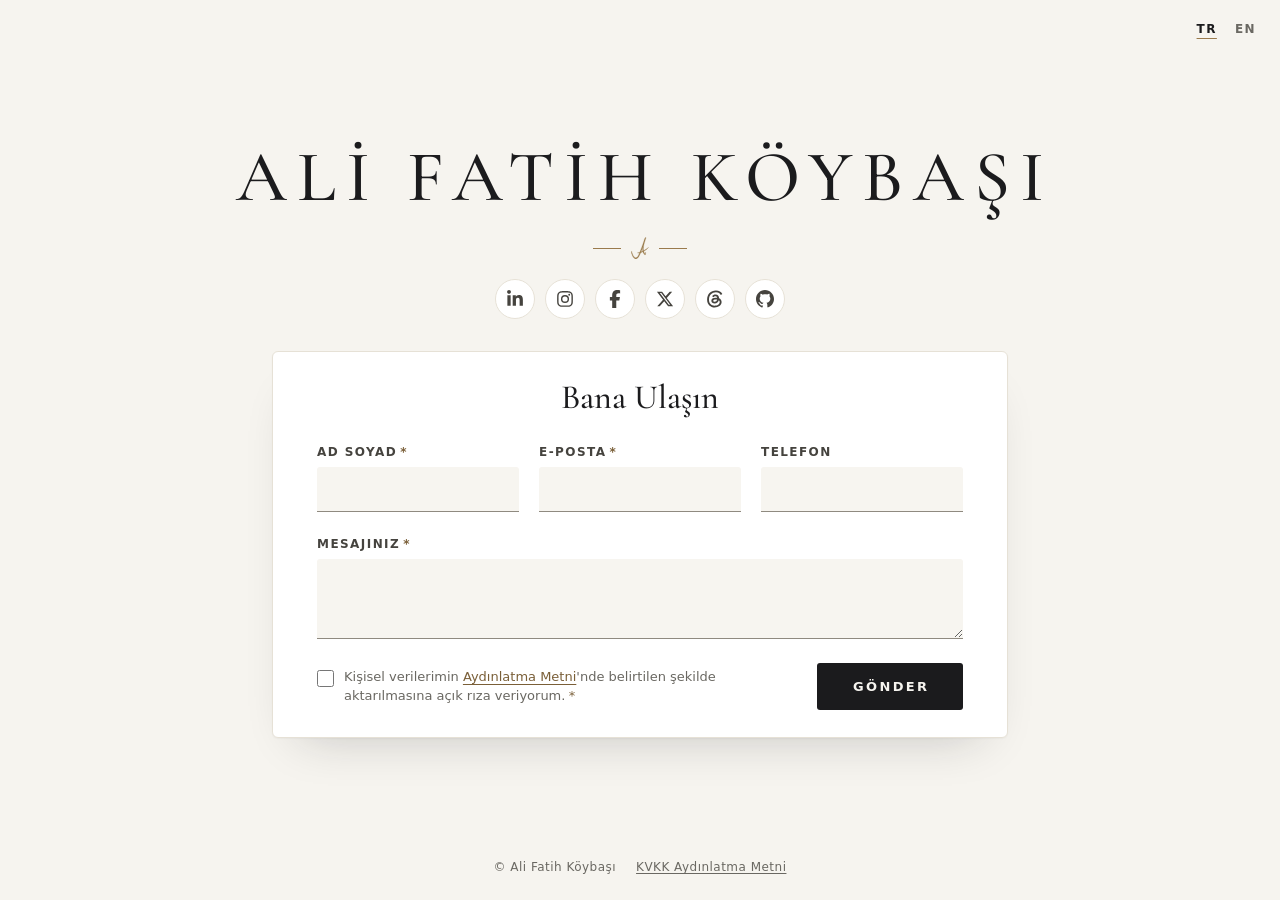
<file: index.html>
<!doctype html>
<html lang="tr">
<head>
  <meta charset="utf-8">
  <meta name="viewport" content="width=device-width, initial-scale=1">
  <meta http-equiv="Content-Security-Policy" content="default-src 'self'; script-src 'self' https://hcaptcha.com https://*.hcaptcha.com; style-src 'self' https://hcaptcha.com https://*.hcaptcha.com; frame-src https://hcaptcha.com https://*.hcaptcha.com; font-src 'self'; img-src 'self'; connect-src https://api.web3forms.com https://hcaptcha.com https://*.hcaptcha.com; form-action https://api.web3forms.com https://web3forms.com; base-uri 'none'; object-src 'none'">
  <title>Ali Fatih Köybaşı</title>
  <meta name="description" content="Ali Fatih Köybaşı'nın kişisel web sitesi. Bana ulaşmak için iletişim formunu kullanabilirsiniz.">
  <link rel="canonical" href="https://alifatihkoybasi.com/">
  <link rel="alternate" hreflang="tr" href="https://alifatihkoybasi.com/">
  <link rel="alternate" hreflang="en" href="https://alifatihkoybasi.com/en/">
  <link rel="alternate" hreflang="x-default" href="https://alifatihkoybasi.com/">
  <meta property="og:type" content="website">
  <meta property="og:locale" content="tr_TR">
  <meta property="og:locale:alternate" content="en_US">
  <meta property="og:site_name" content="Ali Fatih Köybaşı">
  <meta property="og:title" content="Ali Fatih Köybaşı">
  <meta property="og:description" content="Ali Fatih Köybaşı'nın kişisel web sitesi.">
  <meta property="og:url" content="https://alifatihkoybasi.com/">
  <meta name="color-scheme" content="light dark">
  <meta name="theme-color" media="(prefers-color-scheme: light)" content="#f6f4ef">
  <meta name="theme-color" media="(prefers-color-scheme: dark)" content="#121314">
  <link rel="icon" href="favicon.svg?v=2" type="image/svg+xml">
  <link rel="icon" href="favicon-32.png?v=2" type="image/png" sizes="32x32">
  <link rel="icon" href="favicon-192.png?v=2" type="image/png" sizes="192x192">
  <link rel="apple-touch-icon" href="apple-touch-icon.png?v=2">
  <link rel="preload" href="assets/fonts/cormorant-garamond-latin-500-normal.woff2" as="font" type="font/woff2" crossorigin>
  <link rel="preload" href="assets/fonts/cormorant-garamond-latin-ext-500-normal.woff2" as="font" type="font/woff2" crossorigin>
  <link rel="stylesheet" href="assets/css/site.css?v=4">
  <script src="assets/js/content-filter-data.js?v=4" defer></script>
  <script src="assets/js/content-filter.js?v=4" defer></script>
  <script src="assets/js/contact.js?v=4" defer></script>
  <script type="application/ld+json">{"@context":"https://schema.org","@type":"Person","name":"Ali Fatih Köybaşı","url":"https://alifatihkoybasi.com/","sameAs":["https://www.linkedin.com/in/alifatihk%C3%B6yba%C5%9F%C4%B1/","https://www.instagram.com/alifatihkoybasi/","https://www.facebook.com/ali.fatih.kybs/","https://x.com/alifatihkybs","https://www.threads.com/@alifatihkoybasi","https://github.com/alifatihkoybasi08"]}</script>
</head>
<body>
  <nav class="lang-switch" aria-label="Dil seçimi">
    <a class="lang-switch__link" href="./" hreflang="tr" aria-current="page">TR</a>
    <a class="lang-switch__link" href="en/" hreflang="en" lang="en">EN</a>
  </nav>

  <main class="page">
    <header class="identity">
      <h1 class="identity__name"><span class="identity__part">ALİ FATİH</span> <span class="identity__part">KÖYBAŞI</span></h1>
      <div class="identity__rule" aria-hidden="true"><svg class="identity__mark" focusable="false"><use href="assets/icons/mark.svg#mark"></use></svg></div>
    </header>

    <ul class="social" aria-label="Sosyal medya hesapları">
      <li class="social__item"><a class="social__link" href="https://www.linkedin.com/in/alifatihk%C3%B6yba%C5%9F%C4%B1/" target="_blank" rel="me noopener" aria-label="LinkedIn" title="LinkedIn"><svg class="social__icon" aria-hidden="true" focusable="false"><use href="assets/icons/social.svg#icon-linkedin"></use></svg></a></li>
      <li class="social__item"><a class="social__link" href="https://www.instagram.com/alifatihkoybasi/" target="_blank" rel="me noopener" aria-label="Instagram" title="Instagram"><svg class="social__icon" aria-hidden="true" focusable="false"><use href="assets/icons/social.svg#icon-instagram"></use></svg></a></li>
      <li class="social__item"><a class="social__link" href="https://www.facebook.com/ali.fatih.kybs/" target="_blank" rel="me noopener" aria-label="Facebook" title="Facebook"><svg class="social__icon" aria-hidden="true" focusable="false"><use href="assets/icons/social.svg#icon-facebook"></use></svg></a></li>
      <li class="social__item"><a class="social__link" href="https://x.com/alifatihkybs" target="_blank" rel="me noopener" aria-label="X" title="X"><svg class="social__icon" aria-hidden="true" focusable="false"><use href="assets/icons/social.svg#icon-x"></use></svg></a></li>
      <li class="social__item"><a class="social__link" href="https://www.threads.com/@alifatihkoybasi" target="_blank" rel="me noopener" aria-label="Threads" title="Threads"><svg class="social__icon" aria-hidden="true" focusable="false"><use href="assets/icons/social.svg#icon-threads"></use></svg></a></li>
      <li class="social__item"><a class="social__link" href="https://github.com/alifatihkoybasi08" target="_blank" rel="me noopener" aria-label="GitHub" title="GitHub"><svg class="social__icon" aria-hidden="true" focusable="false"><use href="assets/icons/social.svg#icon-github"></use></svg></a></li>
    </ul>

    <section class="contact card" aria-labelledby="contact-title">
      <h2 class="contact__title" id="contact-title">Bana Ulaşın</h2>

      <form class="contact-form" id="contact-form" action="https://api.web3forms.com/submit" method="post">
        <input type="hidden" name="access_key" value="75d00124-b437-4ddc-aeeb-3516060389be">
        <input type="hidden" name="subject" value="alifatihkoybasi.com üzerinden yeni mesaj">
        <input type="hidden" name="from_name" value="alifatihkoybasi.com">
        <input class="contact-form__trap" type="checkbox" name="botcheck" tabindex="-1" autocomplete="off">

        <div class="contact-form__grid">
          <div class="field">
            <label class="field__label" for="cf-name">Ad Soyad<span class="field__required" aria-hidden="true">*</span></label>
            <input class="field__input" id="cf-name" name="name" type="text" autocomplete="name" maxlength="100" required>
          </div>
          <div class="field">
            <label class="field__label" for="cf-email">E-posta<span class="field__required" aria-hidden="true">*</span></label>
            <input class="field__input" id="cf-email" name="email" type="email" autocomplete="email" maxlength="254" required>
          </div>
          <div class="field">
            <label class="field__label" for="cf-phone">Telefon</label>
            <input class="field__input" id="cf-phone" name="phone" type="tel" autocomplete="tel" maxlength="30">
          </div>
          <div class="field field--full">
            <label class="field__label" for="cf-message">Mesajınız<span class="field__required" aria-hidden="true">*</span></label>
            <textarea class="field__input field__input--area" id="cf-message" name="message" rows="3" maxlength="5000" required></textarea>
          </div>
        </div>

        <div class="contact-form__footer">
          <div class="consent">
            <input class="consent__input" id="cf-consent" name="kvkk_acik_riza" type="checkbox" value="Verildi" required>
            <label class="consent__label" for="cf-consent">Kişisel verilerimin <a href="kvkk.html" target="_blank" rel="noopener">Aydınlatma Metni</a>'nde belirtilen şekilde aktarılmasına açık rıza veriyorum.<span class="field__required" aria-hidden="true">*</span></label>
          </div>
          <button class="button" type="submit">Gönder</button>
        </div>

        <div class="contact-form__captcha" id="cf-captcha"></div>
        <p class="contact-form__status" role="status"></p>
      </form>
    </section>
  </main>

  <footer class="site-footer">
    <p class="site-footer__text">© Ali Fatih Köybaşı</p>
    <a class="site-footer__link" href="kvkk.html">KVKK Aydınlatma Metni</a>
  </footer>
</body>
</html>
</file>
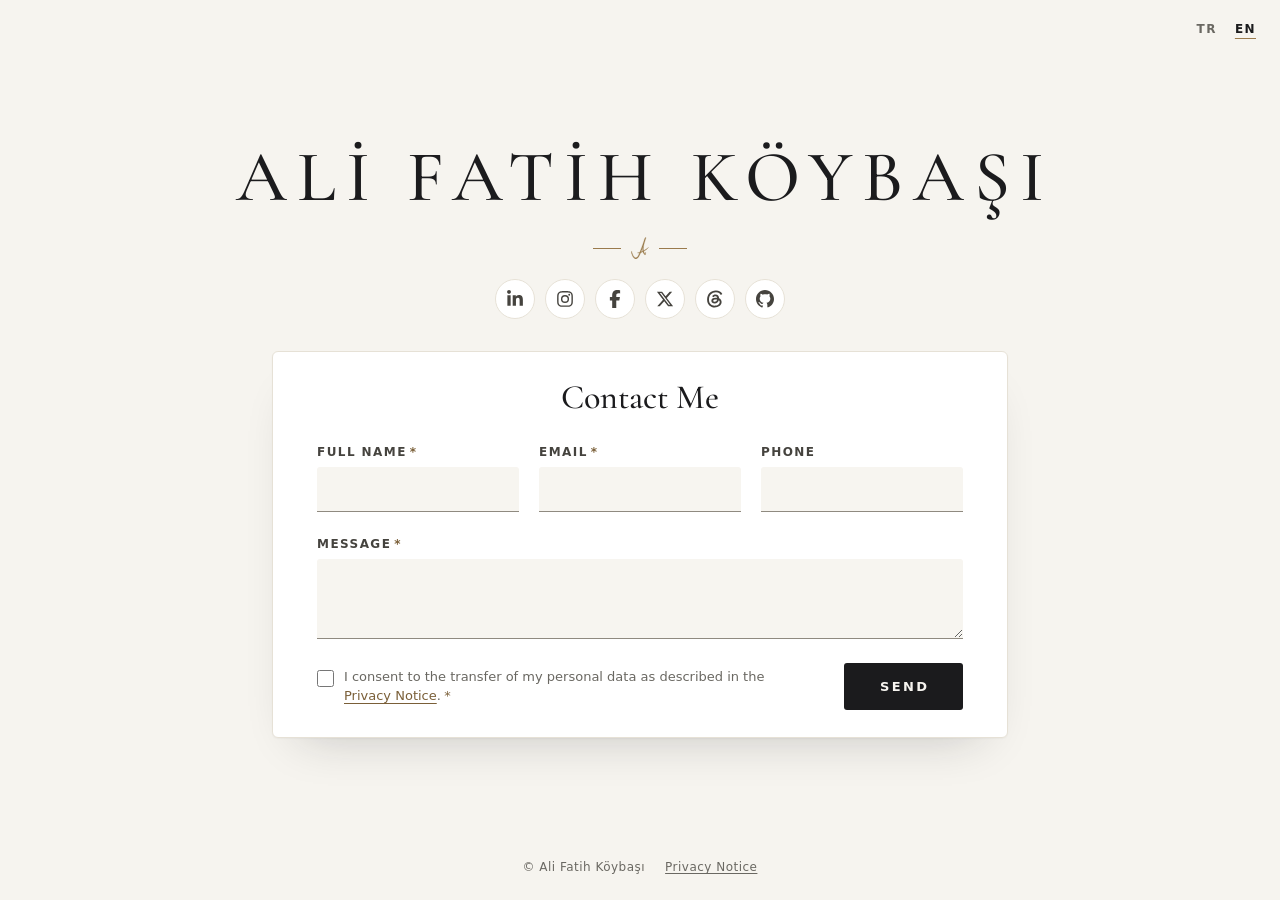
<file: en/index.html>
<!doctype html>
<html lang="en">
<head>
  <meta charset="utf-8">
  <meta name="viewport" content="width=device-width, initial-scale=1">
  <meta http-equiv="Content-Security-Policy" content="default-src 'self'; script-src 'self' https://hcaptcha.com https://*.hcaptcha.com; style-src 'self' https://hcaptcha.com https://*.hcaptcha.com; frame-src https://hcaptcha.com https://*.hcaptcha.com; font-src 'self'; img-src 'self'; connect-src https://api.web3forms.com https://hcaptcha.com https://*.hcaptcha.com; form-action https://api.web3forms.com https://web3forms.com; base-uri 'none'; object-src 'none'">
  <title>Ali Fatih Köybaşı</title>
  <meta name="description" content="Personal website of Ali Fatih Köybaşı. You can reach me through the contact form.">
  <link rel="canonical" href="https://alifatihkoybasi.com/en/">
  <link rel="alternate" hreflang="tr" href="https://alifatihkoybasi.com/">
  <link rel="alternate" hreflang="en" href="https://alifatihkoybasi.com/en/">
  <link rel="alternate" hreflang="x-default" href="https://alifatihkoybasi.com/">
  <meta property="og:type" content="website">
  <meta property="og:locale" content="en_US">
  <meta property="og:locale:alternate" content="tr_TR">
  <meta property="og:site_name" content="Ali Fatih Köybaşı">
  <meta property="og:title" content="Ali Fatih Köybaşı">
  <meta property="og:description" content="Personal website of Ali Fatih Köybaşı.">
  <meta property="og:url" content="https://alifatihkoybasi.com/en/">
  <meta name="color-scheme" content="light dark">
  <meta name="theme-color" media="(prefers-color-scheme: light)" content="#f6f4ef">
  <meta name="theme-color" media="(prefers-color-scheme: dark)" content="#121314">
  <link rel="icon" href="../favicon.svg?v=2" type="image/svg+xml">
  <link rel="icon" href="../favicon-32.png?v=2" type="image/png" sizes="32x32">
  <link rel="icon" href="../favicon-192.png?v=2" type="image/png" sizes="192x192">
  <link rel="apple-touch-icon" href="../apple-touch-icon.png?v=2">
  <link rel="preload" href="../assets/fonts/cormorant-garamond-latin-500-normal.woff2" as="font" type="font/woff2" crossorigin>
  <link rel="preload" href="../assets/fonts/cormorant-garamond-latin-ext-500-normal.woff2" as="font" type="font/woff2" crossorigin>
  <link rel="stylesheet" href="../assets/css/site.css?v=4">
  <script src="../assets/js/content-filter-data.js?v=4" defer></script>
  <script src="../assets/js/content-filter.js?v=4" defer></script>
  <script src="../assets/js/contact.js?v=4" defer></script>
  <script type="application/ld+json">{"@context":"https://schema.org","@type":"Person","name":"Ali Fatih Köybaşı","url":"https://alifatihkoybasi.com/","sameAs":["https://www.linkedin.com/in/alifatihk%C3%B6yba%C5%9F%C4%B1/","https://www.instagram.com/alifatihkoybasi/","https://www.facebook.com/ali.fatih.kybs/","https://x.com/alifatihkybs","https://www.threads.com/@alifatihkoybasi","https://github.com/alifatihkoybasi08"]}</script>
</head>
<body>
  <nav class="lang-switch" aria-label="Language">
    <a class="lang-switch__link" href="../" hreflang="tr" lang="tr">TR</a>
    <a class="lang-switch__link" href="./" hreflang="en" aria-current="page">EN</a>
  </nav>

  <main class="page">
    <header class="identity">
      <h1 class="identity__name" lang="tr"><span class="identity__part">ALİ FATİH</span> <span class="identity__part">KÖYBAŞI</span></h1>
      <div class="identity__rule" aria-hidden="true"><svg class="identity__mark" focusable="false"><use href="../assets/icons/mark.svg#mark"></use></svg></div>
    </header>

    <ul class="social" aria-label="Social media profiles">
      <li class="social__item"><a class="social__link" href="https://www.linkedin.com/in/alifatihk%C3%B6yba%C5%9F%C4%B1/" target="_blank" rel="me noopener" aria-label="LinkedIn" title="LinkedIn"><svg class="social__icon" aria-hidden="true" focusable="false"><use href="../assets/icons/social.svg#icon-linkedin"></use></svg></a></li>
      <li class="social__item"><a class="social__link" href="https://www.instagram.com/alifatihkoybasi/" target="_blank" rel="me noopener" aria-label="Instagram" title="Instagram"><svg class="social__icon" aria-hidden="true" focusable="false"><use href="../assets/icons/social.svg#icon-instagram"></use></svg></a></li>
      <li class="social__item"><a class="social__link" href="https://www.facebook.com/ali.fatih.kybs/" target="_blank" rel="me noopener" aria-label="Facebook" title="Facebook"><svg class="social__icon" aria-hidden="true" focusable="false"><use href="../assets/icons/social.svg#icon-facebook"></use></svg></a></li>
      <li class="social__item"><a class="social__link" href="https://x.com/alifatihkybs" target="_blank" rel="me noopener" aria-label="X" title="X"><svg class="social__icon" aria-hidden="true" focusable="false"><use href="../assets/icons/social.svg#icon-x"></use></svg></a></li>
      <li class="social__item"><a class="social__link" href="https://www.threads.com/@alifatihkoybasi" target="_blank" rel="me noopener" aria-label="Threads" title="Threads"><svg class="social__icon" aria-hidden="true" focusable="false"><use href="../assets/icons/social.svg#icon-threads"></use></svg></a></li>
      <li class="social__item"><a class="social__link" href="https://github.com/alifatihkoybasi08" target="_blank" rel="me noopener" aria-label="GitHub" title="GitHub"><svg class="social__icon" aria-hidden="true" focusable="false"><use href="../assets/icons/social.svg#icon-github"></use></svg></a></li>
    </ul>

    <section class="contact card" aria-labelledby="contact-title">
      <h2 class="contact__title" id="contact-title">Contact Me</h2>

      <form class="contact-form" id="contact-form" action="https://api.web3forms.com/submit" method="post">
        <input type="hidden" name="access_key" value="75d00124-b437-4ddc-aeeb-3516060389be">
        <input type="hidden" name="subject" value="New message via alifatihkoybasi.com (EN)">
        <input type="hidden" name="from_name" value="alifatihkoybasi.com">
        <input class="contact-form__trap" type="checkbox" name="botcheck" tabindex="-1" autocomplete="off">

        <div class="contact-form__grid">
          <div class="field">
            <label class="field__label" for="cf-name">Full Name<span class="field__required" aria-hidden="true">*</span></label>
            <input class="field__input" id="cf-name" name="name" type="text" autocomplete="name" maxlength="100" required>
          </div>
          <div class="field">
            <label class="field__label" for="cf-email">Email<span class="field__required" aria-hidden="true">*</span></label>
            <input class="field__input" id="cf-email" name="email" type="email" autocomplete="email" maxlength="254" required>
          </div>
          <div class="field">
            <label class="field__label" for="cf-phone">Phone</label>
            <input class="field__input" id="cf-phone" name="phone" type="tel" autocomplete="tel" maxlength="30">
          </div>
          <div class="field field--full">
            <label class="field__label" for="cf-message">Message<span class="field__required" aria-hidden="true">*</span></label>
            <textarea class="field__input field__input--area" id="cf-message" name="message" rows="3" maxlength="5000" required></textarea>
          </div>
        </div>

        <div class="contact-form__footer">
          <div class="consent">
            <input class="consent__input" id="cf-consent" name="kvkk_acik_riza" type="checkbox" value="Verildi" required>
            <label class="consent__label" for="cf-consent">I consent to the transfer of my personal data as described in the <a href="privacy.html" target="_blank" rel="noopener">Privacy Notice</a>.<span class="field__required" aria-hidden="true">*</span></label>
          </div>
          <button class="button" type="submit">Send</button>
        </div>

        <div class="contact-form__captcha" id="cf-captcha"></div>
        <p class="contact-form__status" role="status"></p>
      </form>
    </section>
  </main>

  <footer class="site-footer">
    <p class="site-footer__text">© Ali Fatih Köybaşı</p>
    <a class="site-footer__link" href="privacy.html">Privacy Notice</a>
  </footer>
</body>
</html>
</file>
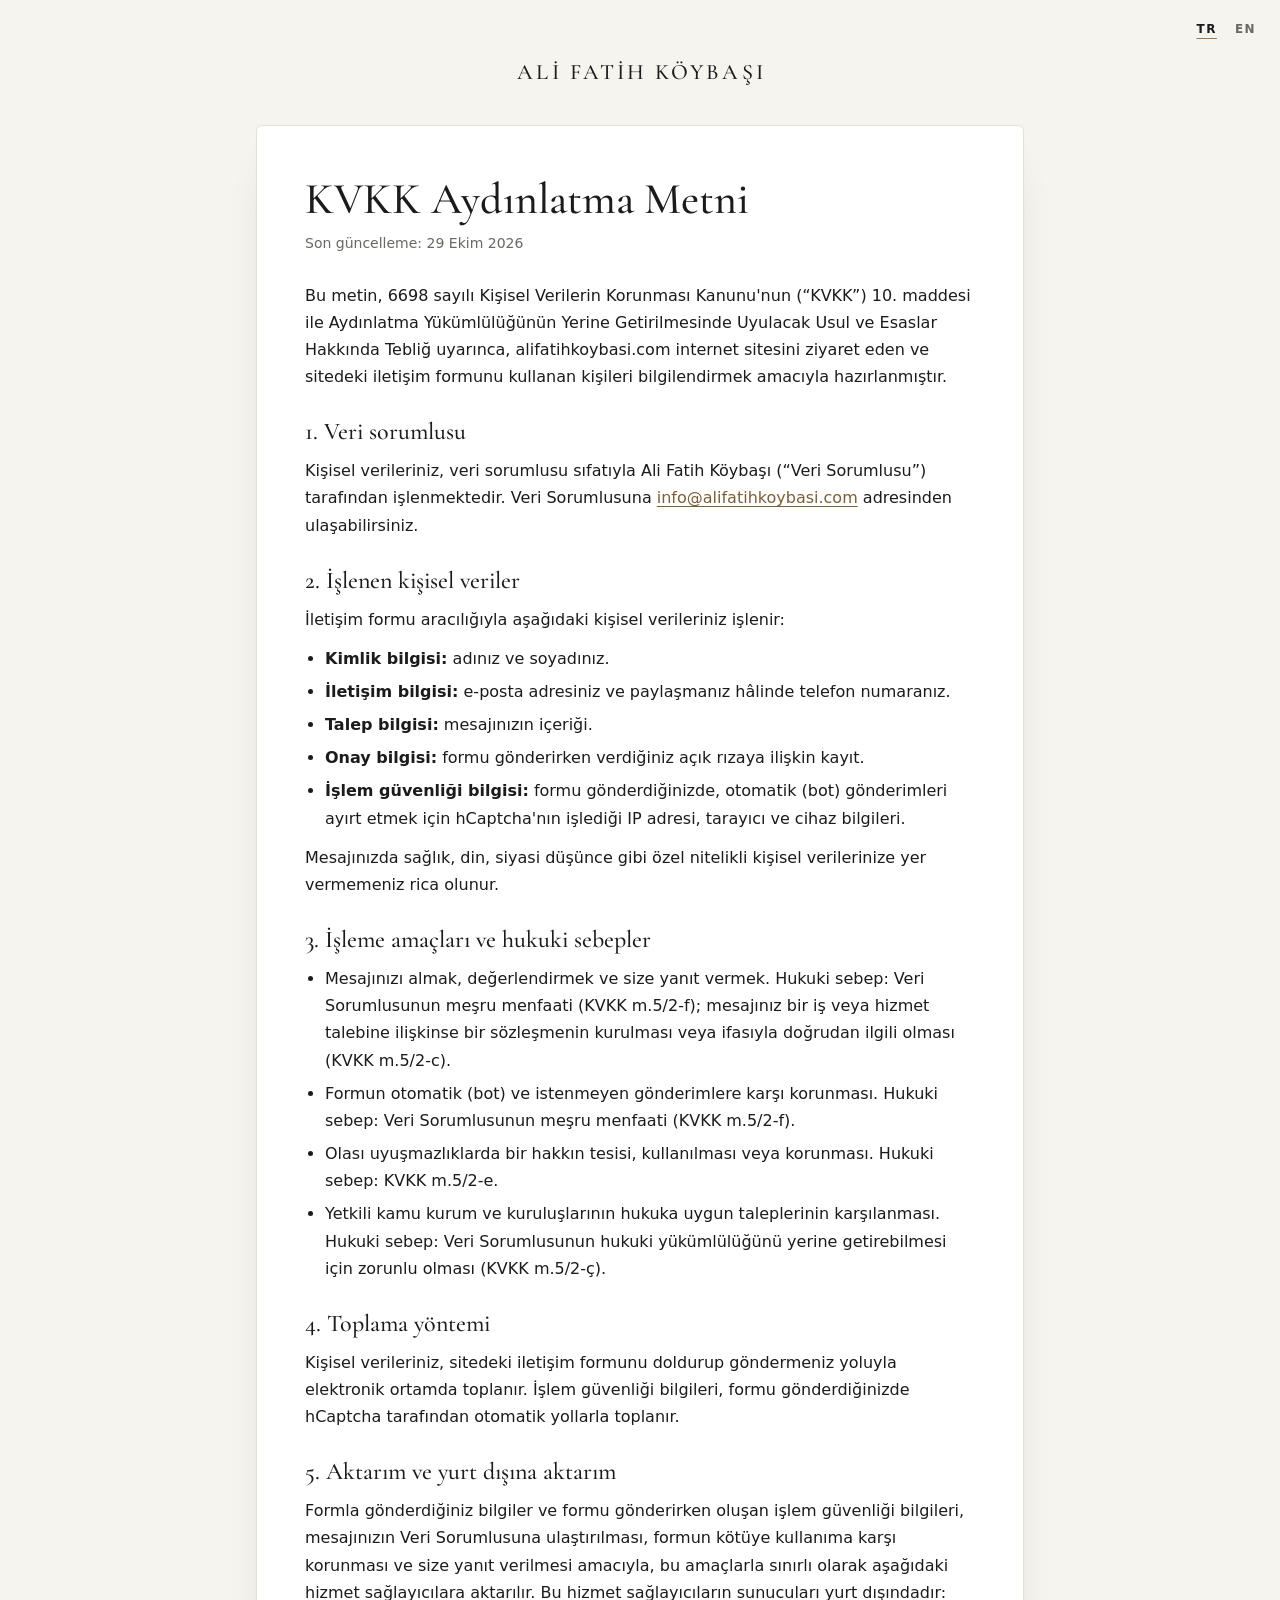
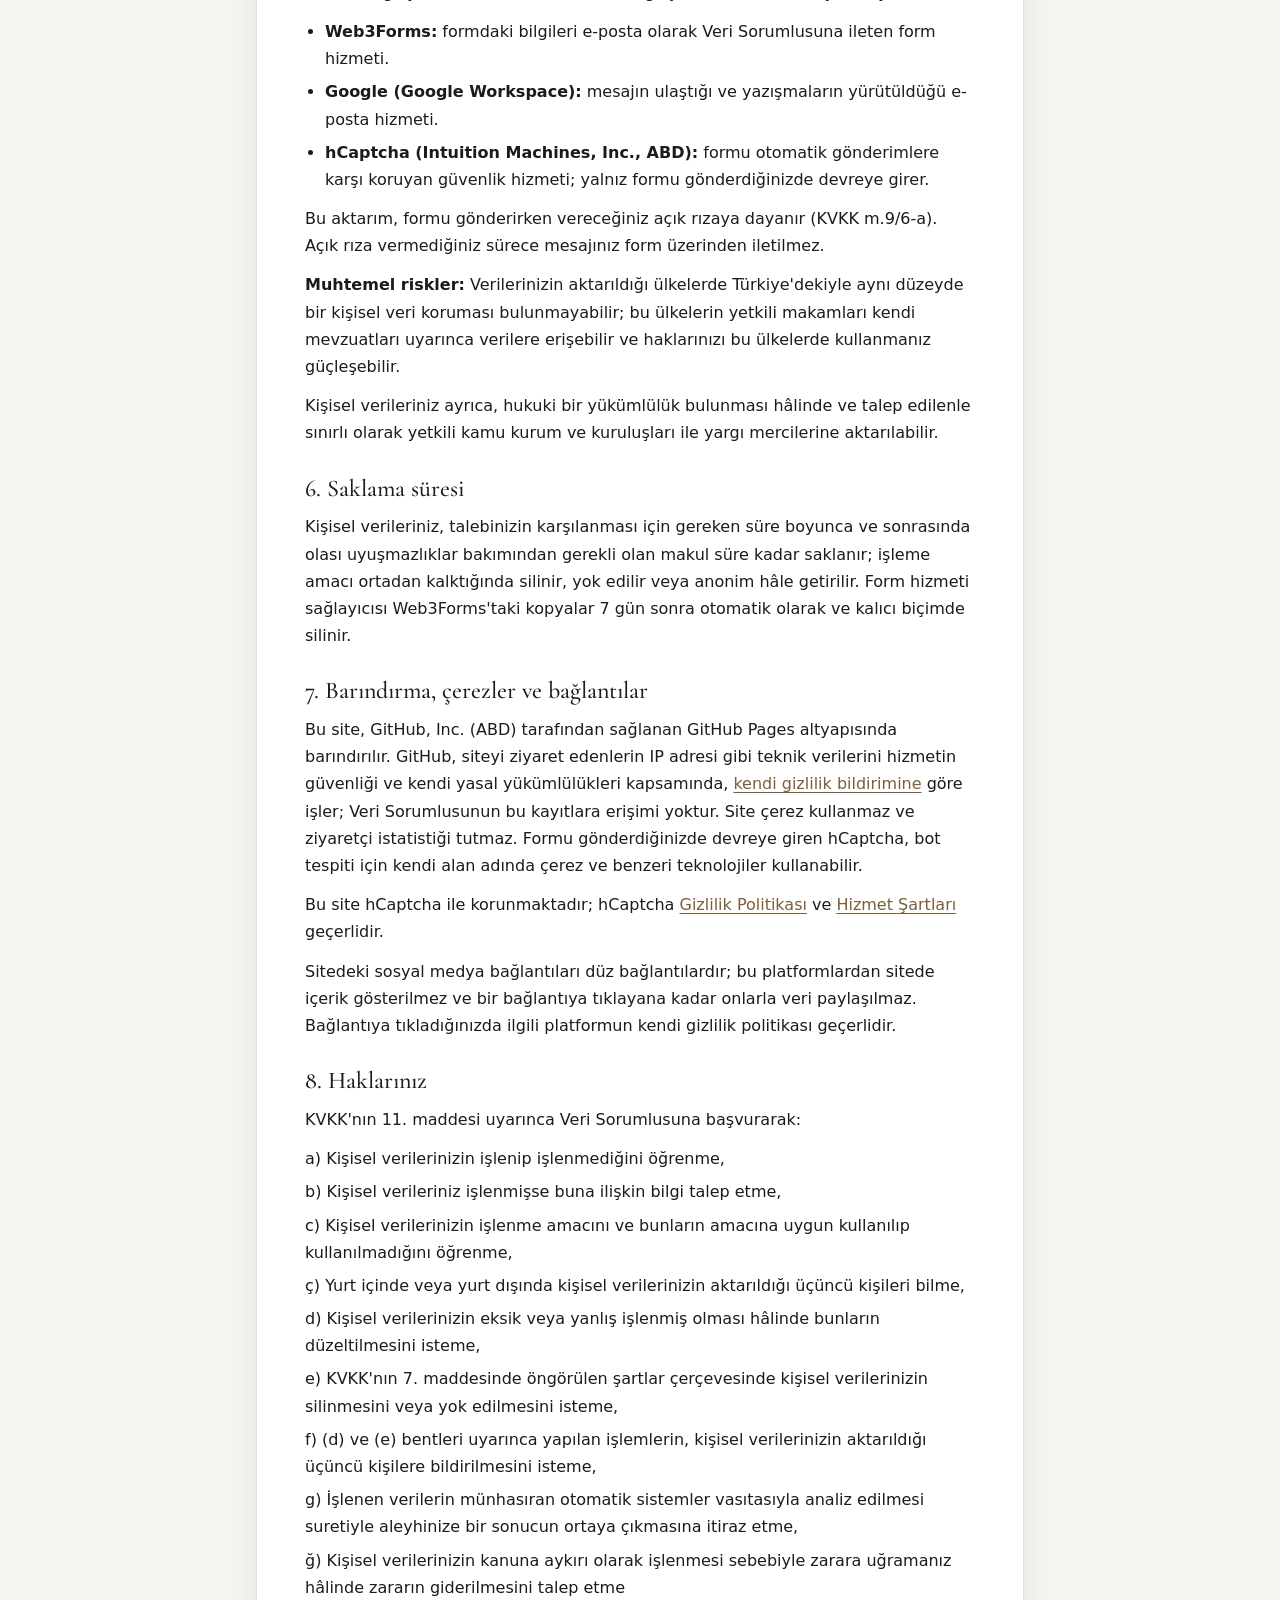
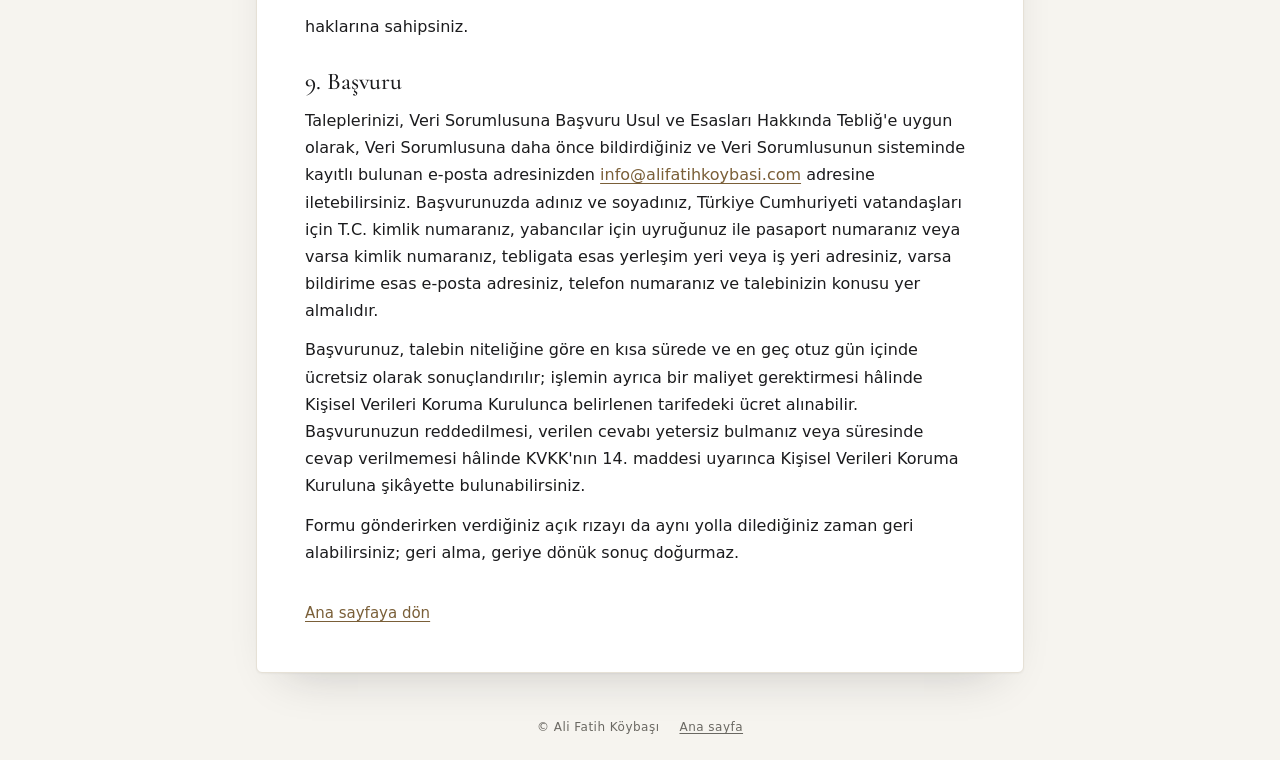
<file: kvkk.html>
<!doctype html>
<html lang="tr">
<head>
  <meta charset="utf-8">
  <meta name="viewport" content="width=device-width, initial-scale=1">
  <meta http-equiv="Content-Security-Policy" content="default-src 'self'; script-src 'none'; style-src 'self'; font-src 'self'; img-src 'self'; base-uri 'none'; object-src 'none'; form-action 'none'">
  <title>KVKK Aydınlatma Metni | Ali Fatih Köybaşı</title>
  <meta name="description" content="alifatihkoybasi.com internet sitesi ve iletişim formu kapsamında kişisel verilerin işlenmesine ilişkin aydınlatma metni.">
  <link rel="canonical" href="https://alifatihkoybasi.com/kvkk.html">
  <link rel="alternate" hreflang="tr" href="https://alifatihkoybasi.com/kvkk.html">
  <link rel="alternate" hreflang="en" href="https://alifatihkoybasi.com/en/privacy.html">
  <link rel="alternate" hreflang="x-default" href="https://alifatihkoybasi.com/kvkk.html">
  <meta name="color-scheme" content="light dark">
  <meta name="theme-color" media="(prefers-color-scheme: light)" content="#f6f4ef">
  <meta name="theme-color" media="(prefers-color-scheme: dark)" content="#121314">
  <link rel="icon" href="favicon.svg?v=2" type="image/svg+xml">
  <link rel="icon" href="favicon-32.png?v=2" type="image/png" sizes="32x32">
  <link rel="icon" href="favicon-192.png?v=2" type="image/png" sizes="192x192">
  <link rel="apple-touch-icon" href="apple-touch-icon.png?v=2">
  <link rel="preload" href="assets/fonts/cormorant-garamond-latin-500-normal.woff2" as="font" type="font/woff2" crossorigin>
  <link rel="preload" href="assets/fonts/cormorant-garamond-latin-ext-500-normal.woff2" as="font" type="font/woff2" crossorigin>
  <link rel="stylesheet" href="assets/css/site.css?v=4">
</head>
<body>
  <nav class="lang-switch" aria-label="Dil seçimi">
    <a class="lang-switch__link" href="kvkk.html" hreflang="tr" aria-current="page">TR</a>
    <a class="lang-switch__link" href="en/privacy.html" hreflang="en" lang="en">EN</a>
  </nav>

  <header class="doc-header">
    <a class="doc-header__name" href="./">ALİ FATİH KÖYBAŞI</a>
  </header>

  <main class="doc-page">
    <article class="doc card">
      <h1 class="doc__title">KVKK Aydınlatma Metni</h1>
      <p class="doc__meta">Son güncelleme: 29 Ekim 2026</p>

      <p class="doc__text">Bu metin, 6698 sayılı Kişisel Verilerin Korunması Kanunu'nun (“KVKK”) 10. maddesi ile Aydınlatma Yükümlülüğünün Yerine Getirilmesinde Uyulacak Usul ve Esaslar Hakkında Tebliğ uyarınca, alifatihkoybasi.com internet sitesini ziyaret eden ve sitedeki iletişim formunu kullanan kişileri bilgilendirmek amacıyla hazırlanmıştır.</p>

      <section class="doc__section" aria-labelledby="kvkk-1">
        <h2 class="doc__heading" id="kvkk-1">1. Veri sorumlusu</h2>
        <p class="doc__text">Kişisel verileriniz, veri sorumlusu sıfatıyla Ali Fatih Köybaşı (“Veri Sorumlusu”) tarafından işlenmektedir. Veri Sorumlusuna <a href="mailto:info@alifatihkoybasi.com">info@alifatihkoybasi.com</a> adresinden ulaşabilirsiniz.</p>
      </section>

      <section class="doc__section" aria-labelledby="kvkk-2">
        <h2 class="doc__heading" id="kvkk-2">2. İşlenen kişisel veriler</h2>
        <p class="doc__text">İletişim formu aracılığıyla aşağıdaki kişisel verileriniz işlenir:</p>
        <ul class="doc__list">
          <li class="doc__item"><strong>Kimlik bilgisi:</strong> adınız ve soyadınız.</li>
          <li class="doc__item"><strong>İletişim bilgisi:</strong> e-posta adresiniz ve paylaşmanız hâlinde telefon numaranız.</li>
          <li class="doc__item"><strong>Talep bilgisi:</strong> mesajınızın içeriği.</li>
          <li class="doc__item"><strong>Onay bilgisi:</strong> formu gönderirken verdiğiniz açık rızaya ilişkin kayıt.</li>
          <li class="doc__item"><strong>İşlem güvenliği bilgisi:</strong> formu gönderdiğinizde, otomatik (bot) gönderimleri ayırt etmek için hCaptcha'nın işlediği IP adresi, tarayıcı ve cihaz bilgileri.</li>
        </ul>
        <p class="doc__text">Mesajınızda sağlık, din, siyasi düşünce gibi özel nitelikli kişisel verilerinize yer vermemeniz rica olunur.</p>
      </section>

      <section class="doc__section" aria-labelledby="kvkk-3">
        <h2 class="doc__heading" id="kvkk-3">3. İşleme amaçları ve hukuki sebepler</h2>
        <ul class="doc__list">
          <li class="doc__item">Mesajınızı almak, değerlendirmek ve size yanıt vermek. Hukuki sebep: Veri Sorumlusunun meşru menfaati (KVKK m.5/2-f); mesajınız bir iş veya hizmet talebine ilişkinse bir sözleşmenin kurulması veya ifasıyla doğrudan ilgili olması (KVKK m.5/2-c).</li>
          <li class="doc__item">Formun otomatik (bot) ve istenmeyen gönderimlere karşı korunması. Hukuki sebep: Veri Sorumlusunun meşru menfaati (KVKK m.5/2-f).</li>
          <li class="doc__item">Olası uyuşmazlıklarda bir hakkın tesisi, kullanılması veya korunması. Hukuki sebep: KVKK m.5/2-e.</li>
          <li class="doc__item">Yetkili kamu kurum ve kuruluşlarının hukuka uygun taleplerinin karşılanması. Hukuki sebep: Veri Sorumlusunun hukuki yükümlülüğünü yerine getirebilmesi için zorunlu olması (KVKK m.5/2-ç).</li>
        </ul>
      </section>

      <section class="doc__section" aria-labelledby="kvkk-4">
        <h2 class="doc__heading" id="kvkk-4">4. Toplama yöntemi</h2>
        <p class="doc__text">Kişisel verileriniz, sitedeki iletişim formunu doldurup göndermeniz yoluyla elektronik ortamda toplanır. İşlem güvenliği bilgileri, formu gönderdiğinizde hCaptcha tarafından otomatik yollarla toplanır.</p>
      </section>

      <section class="doc__section" aria-labelledby="kvkk-5">
        <h2 class="doc__heading" id="kvkk-5">5. Aktarım ve yurt dışına aktarım</h2>
        <p class="doc__text">Formla gönderdiğiniz bilgiler ve formu gönderirken oluşan işlem güvenliği bilgileri, mesajınızın Veri Sorumlusuna ulaştırılması, formun kötüye kullanıma karşı korunması ve size yanıt verilmesi amacıyla, bu amaçlarla sınırlı olarak aşağıdaki hizmet sağlayıcılara aktarılır. Bu hizmet sağlayıcıların sunucuları yurt dışındadır:</p>
        <ul class="doc__list">
          <li class="doc__item"><strong>Web3Forms:</strong> formdaki bilgileri e-posta olarak Veri Sorumlusuna ileten form hizmeti.</li>
          <li class="doc__item"><strong>Google (Google Workspace):</strong> mesajın ulaştığı ve yazışmaların yürütüldüğü e-posta hizmeti.</li>
          <li class="doc__item"><strong>hCaptcha (Intuition Machines, Inc., ABD):</strong> formu otomatik gönderimlere karşı koruyan güvenlik hizmeti; yalnız formu gönderdiğinizde devreye girer.</li>
        </ul>
        <p class="doc__text">Bu aktarım, formu gönderirken vereceğiniz açık rızaya dayanır (KVKK m.9/6-a). Açık rıza vermediğiniz sürece mesajınız form üzerinden iletilmez.</p>
        <p class="doc__text"><strong>Muhtemel riskler:</strong> Verilerinizin aktarıldığı ülkelerde Türkiye'dekiyle aynı düzeyde bir kişisel veri koruması bulunmayabilir; bu ülkelerin yetkili makamları kendi mevzuatları uyarınca verilere erişebilir ve haklarınızı bu ülkelerde kullanmanız güçleşebilir.</p>
        <p class="doc__text">Kişisel verileriniz ayrıca, hukuki bir yükümlülük bulunması hâlinde ve talep edilenle sınırlı olarak yetkili kamu kurum ve kuruluşları ile yargı mercilerine aktarılabilir.</p>
      </section>

      <section class="doc__section" aria-labelledby="kvkk-6">
        <h2 class="doc__heading" id="kvkk-6">6. Saklama süresi</h2>
        <p class="doc__text">Kişisel verileriniz, talebinizin karşılanması için gereken süre boyunca ve sonrasında olası uyuşmazlıklar bakımından gerekli olan makul süre kadar saklanır; işleme amacı ortadan kalktığında silinir, yok edilir veya anonim hâle getirilir. Form hizmeti sağlayıcısı Web3Forms'taki kopyalar 7 gün sonra otomatik olarak ve kalıcı biçimde silinir.</p>
      </section>

      <section class="doc__section" aria-labelledby="kvkk-7">
        <h2 class="doc__heading" id="kvkk-7">7. Barındırma, çerezler ve bağlantılar</h2>
        <p class="doc__text">Bu site, GitHub, Inc. (ABD) tarafından sağlanan GitHub Pages altyapısında barındırılır. GitHub, siteyi ziyaret edenlerin IP adresi gibi teknik verilerini hizmetin güvenliği ve kendi yasal yükümlülükleri kapsamında, <a href="https://docs.github.com/en/site-policy/privacy-policies/github-general-privacy-statement">kendi gizlilik bildirimine</a> göre işler; Veri Sorumlusunun bu kayıtlara erişimi yoktur. Site çerez kullanmaz ve ziyaretçi istatistiği tutmaz. Formu gönderdiğinizde devreye giren hCaptcha, bot tespiti için kendi alan adında çerez ve benzeri teknolojiler kullanabilir.</p>
        <p class="doc__text">Bu site hCaptcha ile korunmaktadır; hCaptcha <a href="https://www.hcaptcha.com/privacy">Gizlilik Politikası</a> ve <a href="https://www.hcaptcha.com/terms">Hizmet Şartları</a> geçerlidir.</p>
        <p class="doc__text">Sitedeki sosyal medya bağlantıları düz bağlantılardır; bu platformlardan sitede içerik gösterilmez ve bir bağlantıya tıklayana kadar onlarla veri paylaşılmaz. Bağlantıya tıkladığınızda ilgili platformun kendi gizlilik politikası geçerlidir.</p>
      </section>

      <section class="doc__section" aria-labelledby="kvkk-8">
        <h2 class="doc__heading" id="kvkk-8">8. Haklarınız</h2>
        <p class="doc__text">KVKK'nın 11. maddesi uyarınca Veri Sorumlusuna başvurarak:</p>
        <ul class="doc__list doc__list--plain">
          <li class="doc__item">a) Kişisel verilerinizin işlenip işlenmediğini öğrenme,</li>
          <li class="doc__item">b) Kişisel verileriniz işlenmişse buna ilişkin bilgi talep etme,</li>
          <li class="doc__item">c) Kişisel verilerinizin işlenme amacını ve bunların amacına uygun kullanılıp kullanılmadığını öğrenme,</li>
          <li class="doc__item">ç) Yurt içinde veya yurt dışında kişisel verilerinizin aktarıldığı üçüncü kişileri bilme,</li>
          <li class="doc__item">d) Kişisel verilerinizin eksik veya yanlış işlenmiş olması hâlinde bunların düzeltilmesini isteme,</li>
          <li class="doc__item">e) KVKK'nın 7. maddesinde öngörülen şartlar çerçevesinde kişisel verilerinizin silinmesini veya yok edilmesini isteme,</li>
          <li class="doc__item">f) (d) ve (e) bentleri uyarınca yapılan işlemlerin, kişisel verilerinizin aktarıldığı üçüncü kişilere bildirilmesini isteme,</li>
          <li class="doc__item">g) İşlenen verilerin münhasıran otomatik sistemler vasıtasıyla analiz edilmesi suretiyle aleyhinize bir sonucun ortaya çıkmasına itiraz etme,</li>
          <li class="doc__item">ğ) Kişisel verilerinizin kanuna aykırı olarak işlenmesi sebebiyle zarara uğramanız hâlinde zararın giderilmesini talep etme</li>
        </ul>
        <p class="doc__text">haklarına sahipsiniz.</p>
      </section>

      <section class="doc__section" aria-labelledby="kvkk-9">
        <h2 class="doc__heading" id="kvkk-9">9. Başvuru</h2>
        <p class="doc__text">Taleplerinizi, Veri Sorumlusuna Başvuru Usul ve Esasları Hakkında Tebliğ'e uygun olarak, Veri Sorumlusuna daha önce bildirdiğiniz ve Veri Sorumlusunun sisteminde kayıtlı bulunan e-posta adresinizden <a href="mailto:info@alifatihkoybasi.com">info@alifatihkoybasi.com</a> adresine iletebilirsiniz. Başvurunuzda adınız ve soyadınız, Türkiye Cumhuriyeti vatandaşları için T.C. kimlik numaranız, yabancılar için uyruğunuz ile pasaport numaranız veya varsa kimlik numaranız, tebligata esas yerleşim yeri veya iş yeri adresiniz, varsa bildirime esas e-posta adresiniz, telefon numaranız ve talebinizin konusu yer almalıdır.</p>
        <p class="doc__text">Başvurunuz, talebin niteliğine göre en kısa sürede ve en geç otuz gün içinde ücretsiz olarak sonuçlandırılır; işlemin ayrıca bir maliyet gerektirmesi hâlinde Kişisel Verileri Koruma Kurulunca belirlenen tarifedeki ücret alınabilir. Başvurunuzun reddedilmesi, verilen cevabı yetersiz bulmanız veya süresinde cevap verilmemesi hâlinde KVKK'nın 14. maddesi uyarınca Kişisel Verileri Koruma Kuruluna şikâyette bulunabilirsiniz.</p>
        <p class="doc__text">Formu gönderirken verdiğiniz açık rızayı da aynı yolla dilediğiniz zaman geri alabilirsiniz; geri alma, geriye dönük sonuç doğurmaz.</p>
      </section>

      <p class="doc__back"><a href="./">Ana sayfaya dön</a></p>
    </article>
  </main>

  <footer class="site-footer">
    <p class="site-footer__text">© Ali Fatih Köybaşı</p>
    <a class="site-footer__link" href="./">Ana sayfa</a>
  </footer>
</body>
</html>
</file>
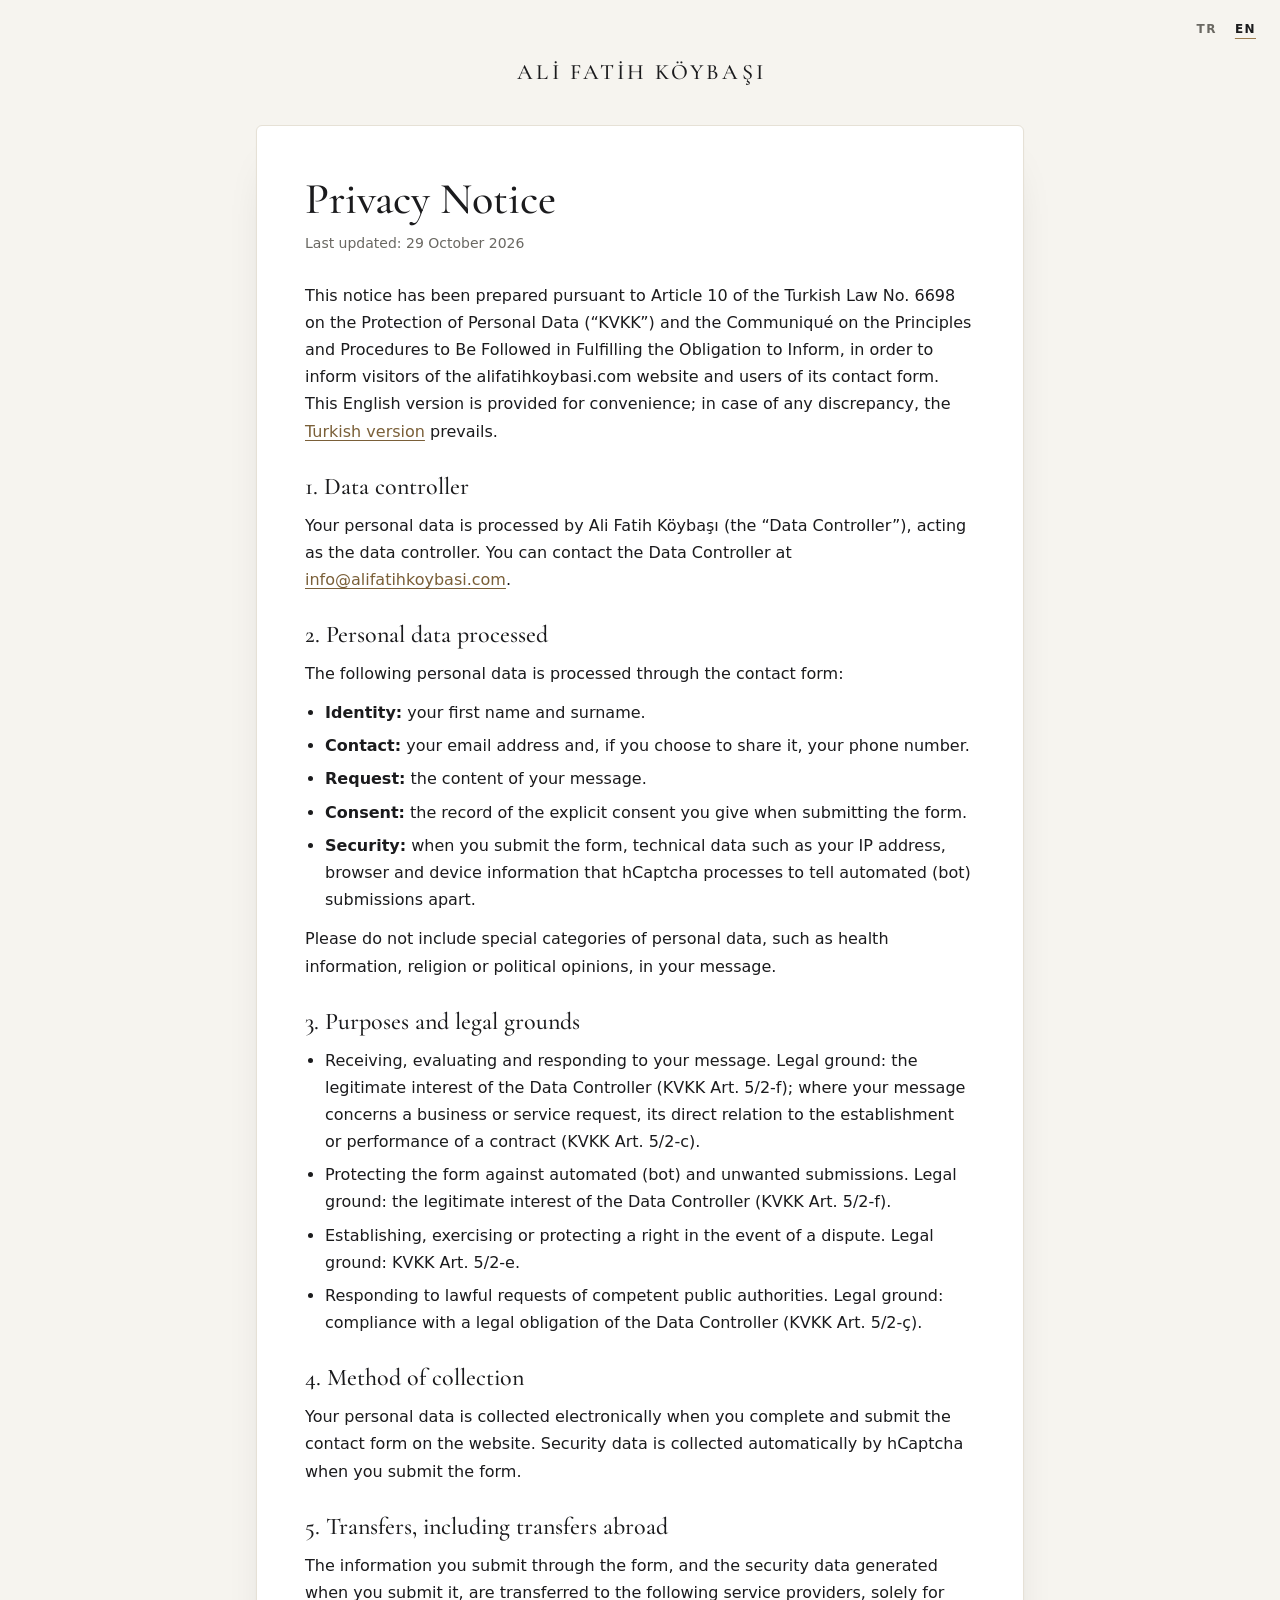
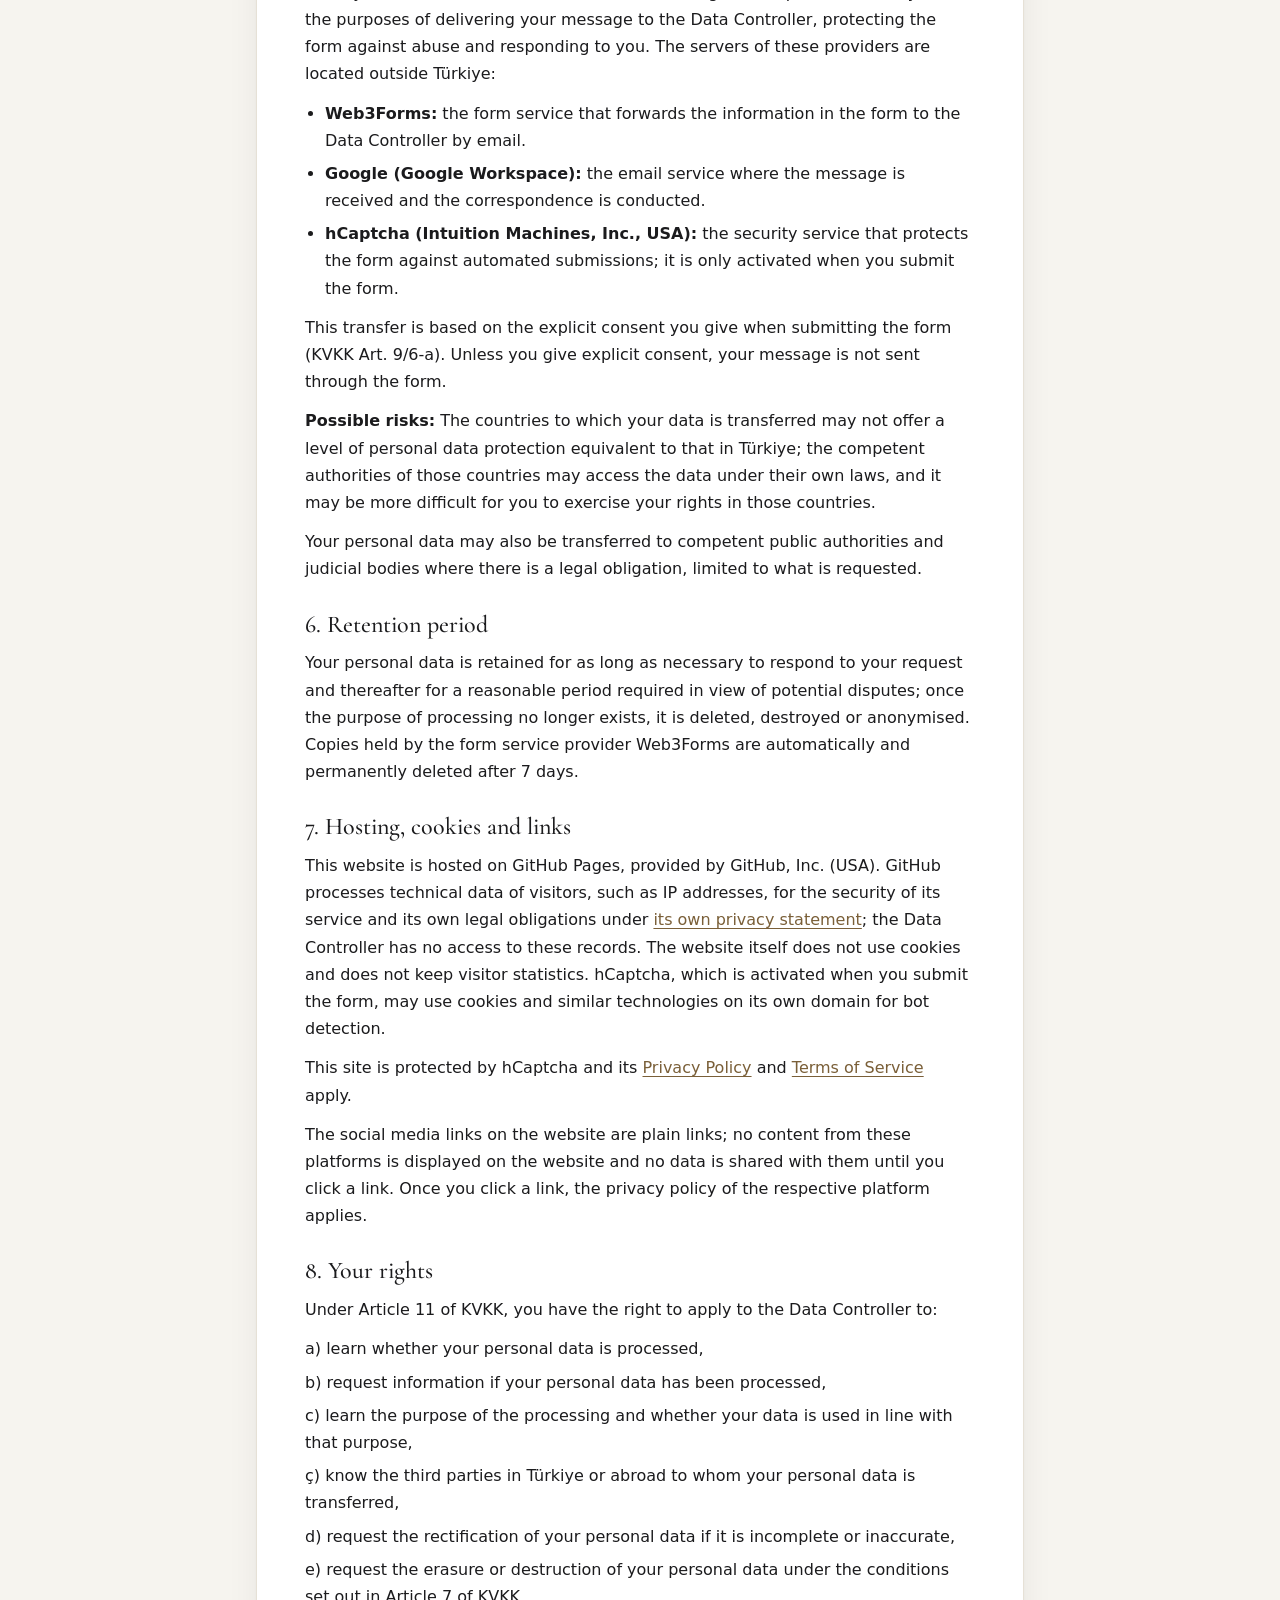
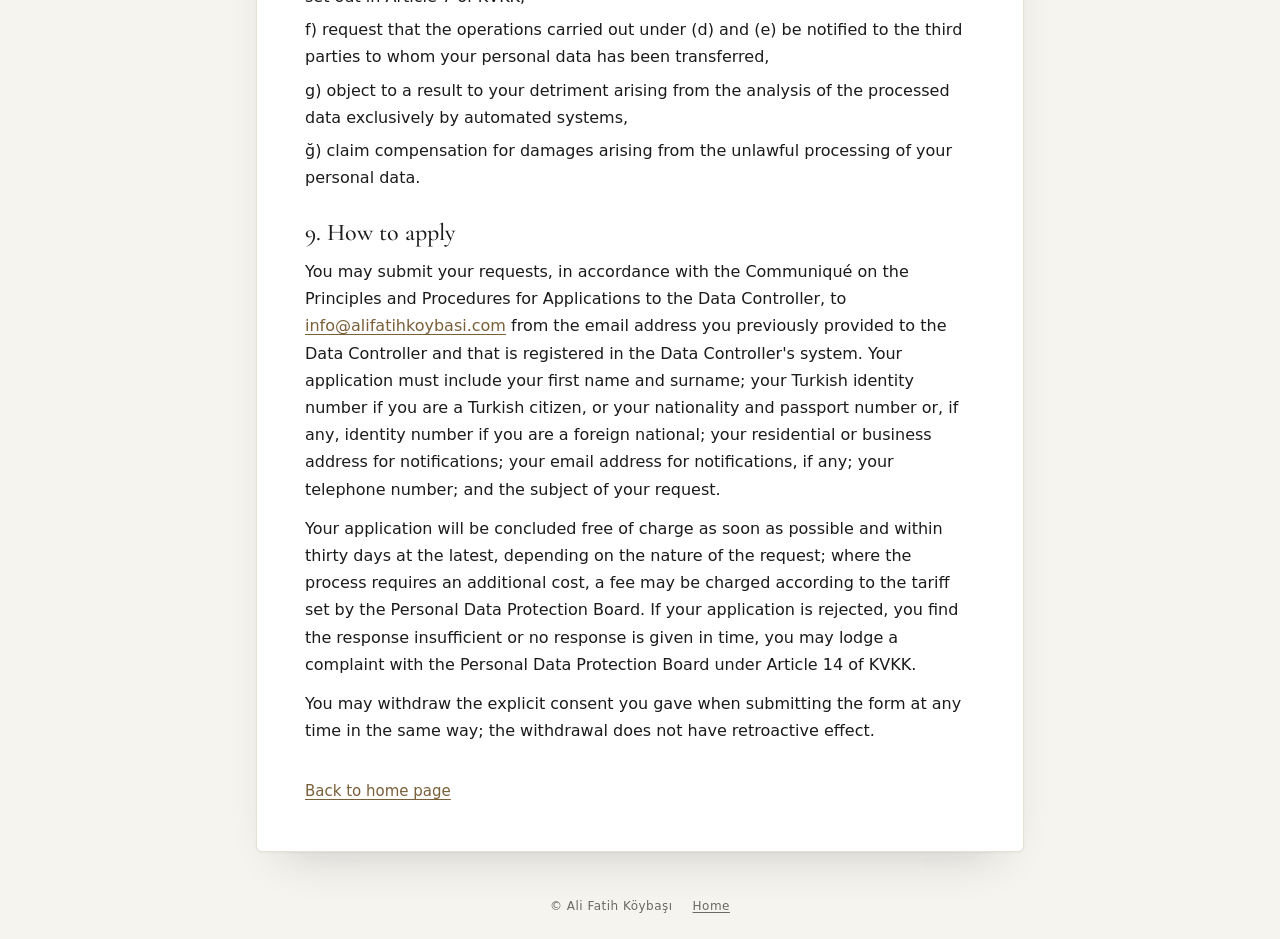
<file: en/privacy.html>
<!doctype html>
<html lang="en">
<head>
  <meta charset="utf-8">
  <meta name="viewport" content="width=device-width, initial-scale=1">
  <meta http-equiv="Content-Security-Policy" content="default-src 'self'; script-src 'none'; style-src 'self'; font-src 'self'; img-src 'self'; base-uri 'none'; object-src 'none'; form-action 'none'">
  <title>Privacy Notice | Ali Fatih Köybaşı</title>
  <meta name="description" content="Privacy notice on the processing of personal data on the alifatihkoybasi.com website and its contact form.">
  <link rel="canonical" href="https://alifatihkoybasi.com/en/privacy.html">
  <link rel="alternate" hreflang="tr" href="https://alifatihkoybasi.com/kvkk.html">
  <link rel="alternate" hreflang="en" href="https://alifatihkoybasi.com/en/privacy.html">
  <link rel="alternate" hreflang="x-default" href="https://alifatihkoybasi.com/kvkk.html">
  <meta name="color-scheme" content="light dark">
  <meta name="theme-color" media="(prefers-color-scheme: light)" content="#f6f4ef">
  <meta name="theme-color" media="(prefers-color-scheme: dark)" content="#121314">
  <link rel="icon" href="../favicon.svg?v=2" type="image/svg+xml">
  <link rel="icon" href="../favicon-32.png?v=2" type="image/png" sizes="32x32">
  <link rel="icon" href="../favicon-192.png?v=2" type="image/png" sizes="192x192">
  <link rel="apple-touch-icon" href="../apple-touch-icon.png?v=2">
  <link rel="preload" href="../assets/fonts/cormorant-garamond-latin-500-normal.woff2" as="font" type="font/woff2" crossorigin>
  <link rel="preload" href="../assets/fonts/cormorant-garamond-latin-ext-500-normal.woff2" as="font" type="font/woff2" crossorigin>
  <link rel="stylesheet" href="../assets/css/site.css?v=4">
</head>
<body>
  <nav class="lang-switch" aria-label="Language">
    <a class="lang-switch__link" href="../kvkk.html" hreflang="tr" lang="tr">TR</a>
    <a class="lang-switch__link" href="privacy.html" hreflang="en" aria-current="page">EN</a>
  </nav>

  <header class="doc-header">
    <a class="doc-header__name" href="./" lang="tr">ALİ FATİH KÖYBAŞI</a>
  </header>

  <main class="doc-page">
    <article class="doc card">
      <h1 class="doc__title">Privacy Notice</h1>
      <p class="doc__meta">Last updated: 29 October 2026</p>

      <p class="doc__text">This notice has been prepared pursuant to Article 10 of the Turkish Law No. 6698 on the Protection of Personal Data (“KVKK”) and the Communiqué on the Principles and Procedures to Be Followed in Fulfilling the Obligation to Inform, in order to inform visitors of the alifatihkoybasi.com website and users of its contact form. This English version is provided for convenience; in case of any discrepancy, the <a href="../kvkk.html" lang="tr" hreflang="tr">Turkish version</a> prevails.</p>

      <section class="doc__section" aria-labelledby="privacy-1">
        <h2 class="doc__heading" id="privacy-1">1. Data controller</h2>
        <p class="doc__text">Your personal data is processed by Ali Fatih Köybaşı (the “Data Controller”), acting as the data controller. You can contact the Data Controller at <a href="mailto:info@alifatihkoybasi.com">info@alifatihkoybasi.com</a>.</p>
      </section>

      <section class="doc__section" aria-labelledby="privacy-2">
        <h2 class="doc__heading" id="privacy-2">2. Personal data processed</h2>
        <p class="doc__text">The following personal data is processed through the contact form:</p>
        <ul class="doc__list">
          <li class="doc__item"><strong>Identity:</strong> your first name and surname.</li>
          <li class="doc__item"><strong>Contact:</strong> your email address and, if you choose to share it, your phone number.</li>
          <li class="doc__item"><strong>Request:</strong> the content of your message.</li>
          <li class="doc__item"><strong>Consent:</strong> the record of the explicit consent you give when submitting the form.</li>
          <li class="doc__item"><strong>Security:</strong> when you submit the form, technical data such as your IP address, browser and device information that hCaptcha processes to tell automated (bot) submissions apart.</li>
        </ul>
        <p class="doc__text">Please do not include special categories of personal data, such as health information, religion or political opinions, in your message.</p>
      </section>

      <section class="doc__section" aria-labelledby="privacy-3">
        <h2 class="doc__heading" id="privacy-3">3. Purposes and legal grounds</h2>
        <ul class="doc__list">
          <li class="doc__item">Receiving, evaluating and responding to your message. Legal ground: the legitimate interest of the Data Controller (KVKK Art. 5/2-f); where your message concerns a business or service request, its direct relation to the establishment or performance of a contract (KVKK Art. 5/2-c).</li>
          <li class="doc__item">Protecting the form against automated (bot) and unwanted submissions. Legal ground: the legitimate interest of the Data Controller (KVKK Art. 5/2-f).</li>
          <li class="doc__item">Establishing, exercising or protecting a right in the event of a dispute. Legal ground: KVKK Art. 5/2-e.</li>
          <li class="doc__item">Responding to lawful requests of competent public authorities. Legal ground: compliance with a legal obligation of the Data Controller (KVKK Art. 5/2-ç).</li>
        </ul>
      </section>

      <section class="doc__section" aria-labelledby="privacy-4">
        <h2 class="doc__heading" id="privacy-4">4. Method of collection</h2>
        <p class="doc__text">Your personal data is collected electronically when you complete and submit the contact form on the website. Security data is collected automatically by hCaptcha when you submit the form.</p>
      </section>

      <section class="doc__section" aria-labelledby="privacy-5">
        <h2 class="doc__heading" id="privacy-5">5. Transfers, including transfers abroad</h2>
        <p class="doc__text">The information you submit through the form, and the security data generated when you submit it, are transferred to the following service providers, solely for the purposes of delivering your message to the Data Controller, protecting the form against abuse and responding to you. The servers of these providers are located outside Türkiye:</p>
        <ul class="doc__list">
          <li class="doc__item"><strong>Web3Forms:</strong> the form service that forwards the information in the form to the Data Controller by email.</li>
          <li class="doc__item"><strong>Google (Google Workspace):</strong> the email service where the message is received and the correspondence is conducted.</li>
          <li class="doc__item"><strong>hCaptcha (Intuition Machines, Inc., USA):</strong> the security service that protects the form against automated submissions; it is only activated when you submit the form.</li>
        </ul>
        <p class="doc__text">This transfer is based on the explicit consent you give when submitting the form (KVKK Art. 9/6-a). Unless you give explicit consent, your message is not sent through the form.</p>
        <p class="doc__text"><strong>Possible risks:</strong> The countries to which your data is transferred may not offer a level of personal data protection equivalent to that in Türkiye; the competent authorities of those countries may access the data under their own laws, and it may be more difficult for you to exercise your rights in those countries.</p>
        <p class="doc__text">Your personal data may also be transferred to competent public authorities and judicial bodies where there is a legal obligation, limited to what is requested.</p>
      </section>

      <section class="doc__section" aria-labelledby="privacy-6">
        <h2 class="doc__heading" id="privacy-6">6. Retention period</h2>
        <p class="doc__text">Your personal data is retained for as long as necessary to respond to your request and thereafter for a reasonable period required in view of potential disputes; once the purpose of processing no longer exists, it is deleted, destroyed or anonymised. Copies held by the form service provider Web3Forms are automatically and permanently deleted after 7 days.</p>
      </section>

      <section class="doc__section" aria-labelledby="privacy-7">
        <h2 class="doc__heading" id="privacy-7">7. Hosting, cookies and links</h2>
        <p class="doc__text">This website is hosted on GitHub Pages, provided by GitHub, Inc. (USA). GitHub processes technical data of visitors, such as IP addresses, for the security of its service and its own legal obligations under <a href="https://docs.github.com/en/site-policy/privacy-policies/github-general-privacy-statement">its own privacy statement</a>; the Data Controller has no access to these records. The website itself does not use cookies and does not keep visitor statistics. hCaptcha, which is activated when you submit the form, may use cookies and similar technologies on its own domain for bot detection.</p>
        <p class="doc__text">This site is protected by hCaptcha and its <a href="https://www.hcaptcha.com/privacy">Privacy Policy</a> and <a href="https://www.hcaptcha.com/terms">Terms of Service</a> apply.</p>
        <p class="doc__text">The social media links on the website are plain links; no content from these platforms is displayed on the website and no data is shared with them until you click a link. Once you click a link, the privacy policy of the respective platform applies.</p>
      </section>

      <section class="doc__section" aria-labelledby="privacy-8">
        <h2 class="doc__heading" id="privacy-8">8. Your rights</h2>
        <p class="doc__text">Under Article 11 of KVKK, you have the right to apply to the Data Controller to:</p>
        <ul class="doc__list doc__list--plain">
          <li class="doc__item">a) learn whether your personal data is processed,</li>
          <li class="doc__item">b) request information if your personal data has been processed,</li>
          <li class="doc__item">c) learn the purpose of the processing and whether your data is used in line with that purpose,</li>
          <li class="doc__item">ç) know the third parties in Türkiye or abroad to whom your personal data is transferred,</li>
          <li class="doc__item">d) request the rectification of your personal data if it is incomplete or inaccurate,</li>
          <li class="doc__item">e) request the erasure or destruction of your personal data under the conditions set out in Article 7 of KVKK,</li>
          <li class="doc__item">f) request that the operations carried out under (d) and (e) be notified to the third parties to whom your personal data has been transferred,</li>
          <li class="doc__item">g) object to a result to your detriment arising from the analysis of the processed data exclusively by automated systems,</li>
          <li class="doc__item">ğ) claim compensation for damages arising from the unlawful processing of your personal data.</li>
        </ul>
      </section>

      <section class="doc__section" aria-labelledby="privacy-9">
        <h2 class="doc__heading" id="privacy-9">9. How to apply</h2>
        <p class="doc__text">You may submit your requests, in accordance with the Communiqué on the Principles and Procedures for Applications to the Data Controller, to <a href="mailto:info@alifatihkoybasi.com">info@alifatihkoybasi.com</a> from the email address you previously provided to the Data Controller and that is registered in the Data Controller's system. Your application must include your first name and surname; your Turkish identity number if you are a Turkish citizen, or your nationality and passport number or, if any, identity number if you are a foreign national; your residential or business address for notifications; your email address for notifications, if any; your telephone number; and the subject of your request.</p>
        <p class="doc__text">Your application will be concluded free of charge as soon as possible and within thirty days at the latest, depending on the nature of the request; where the process requires an additional cost, a fee may be charged according to the tariff set by the Personal Data Protection Board. If your application is rejected, you find the response insufficient or no response is given in time, you may lodge a complaint with the Personal Data Protection Board under Article 14 of KVKK.</p>
        <p class="doc__text">You may withdraw the explicit consent you gave when submitting the form at any time in the same way; the withdrawal does not have retroactive effect.</p>
      </section>

      <p class="doc__back"><a href="./">Back to home page</a></p>
    </article>
  </main>

  <footer class="site-footer">
    <p class="site-footer__text">© Ali Fatih Köybaşı</p>
    <a class="site-footer__link" href="./">Home</a>
  </footer>
</body>
</html>
</file>
<file: assets/css/site.css>
@font-face {
  font-family: "Cormorant Garamond";
  font-style: normal;
  font-weight: 500;
  font-display: swap;
  src: url("../fonts/cormorant-garamond-latin-ext-500-normal.woff2") format("woff2");
  unicode-range: U+0100-02BA, U+02BD-02C5, U+02C7-02CC, U+02CE-02D7, U+02DD-02FF, U+0304, U+0308, U+0329, U+1D00-1DBF, U+1E00-1E9F, U+1EF2-1EFF, U+2020, U+20A0-20AB, U+20AD-20C0, U+2113, U+2C60-2C7F, U+A720-A7FF;
}

@font-face {
  font-family: "Cormorant Garamond";
  font-style: normal;
  font-weight: 500;
  font-display: swap;
  src: url("../fonts/cormorant-garamond-latin-500-normal.woff2") format("woff2");
  unicode-range: U+0000-00FF, U+0131, U+0152-0153, U+02BB-02BC, U+02C6, U+02DA, U+02DC, U+0304, U+0308, U+0329, U+2000-206F, U+20AC, U+2122, U+2191, U+2193, U+2212, U+2215, U+FEFF, U+FFFD;
}

:root {
  color-scheme: light dark;

  --font-display: "Cormorant Garamond", "Iowan Old Style", "Palatino Linotype", Palatino, Georgia, serif;
  --font-text: system-ui, -apple-system, "Segoe UI", Roboto, "Helvetica Neue", Arial, sans-serif;

  --color-bg: #f6f4ef;
  --color-card: #ffffff;
  --color-card-border: #e6e1d6;
  --color-field: #f7f5f0;
  --color-field-focus: #ffffff;
  --color-field-line: #8f8a80;
  --color-text: #1b1b1d;
  --color-label: #45433e;
  --color-muted: #6a6862;
  --color-accent: #9a7a4c;
  --color-link: #7a5f38;
  --color-button: #1b1b1d;
  --color-button-hover: #7a5f38;
  --color-button-text: #f6f4ef;
  --color-success: #2f6b45;
  --color-error: #a23b2c;
  --shadow-card: 0 1px 2px rgb(27 27 29 / 4%), 0 24px 48px -28px rgb(27 27 29 / 24%);
}

@media (prefers-color-scheme: dark) {
  :root {
    --color-bg: #121314;
    --color-card: #1a1b1d;
    --color-card-border: #2a2c30;
    --color-field: #222326;
    --color-field-focus: #26272b;
    --color-field-line: #74767b;
    --color-text: #ecebe7;
    --color-label: #c9c6bf;
    --color-muted: #a19e96;
    --color-accent: #c4a676;
    --color-link: #d4b98c;
    --color-button: #ecebe7;
    --color-button-hover: #c4a676;
    --color-button-text: #121314;
    --color-success: #7fbf95;
    --color-error: #e58a7b;
    --shadow-card: 0 1px 2px rgb(0 0 0 / 30%), 0 24px 48px -28px rgb(0 0 0 / 70%);
  }
}

*,
*::before,
*::after {
  box-sizing: border-box;
}

html {
  -webkit-text-size-adjust: 100%;
  text-size-adjust: 100%;
}

body {
  display: flex;
  flex-direction: column;
  min-height: 100vh;
  min-height: 100dvh;
  margin: 0;
  font-family: var(--font-text);
  font-size: 1rem;
  line-height: 1.5;
  color: var(--color-text);
  background: var(--color-bg);
  -webkit-font-smoothing: antialiased;
  -moz-osx-font-smoothing: grayscale;
}

::selection {
  background: color-mix(in srgb, var(--color-accent) 28%, transparent);
}

a {
  color: var(--color-link);
  text-decoration-thickness: 1px;
  text-underline-offset: 0.2em;
}

a:hover {
  text-decoration-thickness: 2px;
}

a:focus-visible {
  border-radius: 1px;
  outline: 2px solid var(--color-accent);
  outline-offset: 2px;
}

.card {
  background: var(--color-card);
  border: 1px solid var(--color-card-border);
  border-radius: 6px;
  box-shadow: var(--shadow-card);
}

.page {
  flex: 1;
  display: flex;
  flex-direction: column;
  align-items: center;
  justify-content: center;
  width: 100%;
  padding: clamp(1.75rem, 5vh, 5rem) 1.25rem clamp(1rem, 3vh, 3rem);
}

.identity {
  width: 100%;
  margin-bottom: clamp(0.875rem, 2.2vh, 1.5rem);
  text-align: center;
}

/* Adın altındaki ayraç: iki ince bronz çizgi, ortada kaligrafik "A" (assets/icons/mark.svg). */
.identity__rule {
  display: flex;
  align-items: center;
  justify-content: center;
  gap: 0.625rem;
  margin-top: clamp(0.875rem, 2.2vh, 1.5rem);
  color: var(--color-accent);
}

.identity__rule::before,
.identity__rule::after {
  content: "";
  width: 1.75rem;
  height: 1px;
  background: currentColor;
}

.identity__mark {
  width: 1.125rem;
  height: 1.4rem;
  fill: currentColor;
}

/* padding-left, satır sonundaki harf aralığını dengeleyip adı tam ortalar. */
.identity__name {
  margin: 0;
  padding-left: 0.14em;
  font-family: var(--font-display);
  font-size: clamp(2.25rem, 1.1rem + 4.6vw, 4.5rem);
  font-weight: 500;
  line-height: 1.1;
  letter-spacing: 0.14em;
  text-wrap: balance;
}

.identity__part {
  display: inline-block;
  white-space: nowrap;
}

.social {
  display: flex;
  flex-wrap: wrap;
  justify-content: center;
  gap: 0.625rem;
  margin: 0 0 clamp(1.25rem, 3.5vh, 3.25rem);
  padding: 0;
  list-style: none;
}

.social__link {
  display: flex;
  align-items: center;
  justify-content: center;
  width: 2.5rem;
  height: 2.5rem;
  color: var(--color-label);
  background: var(--color-card);
  border: 1px solid var(--color-card-border);
  border-radius: 50%;
  transition: color 0.2s ease, background-color 0.2s ease, border-color 0.2s ease;
}

.social__link:hover {
  color: var(--color-button-text);
  background: var(--color-button);
  border-color: var(--color-button);
}

.social__link:focus-visible {
  outline: 2px solid var(--color-accent);
  outline-offset: 2px;
}

.social__icon {
  width: 1.125rem;
  height: 1.125rem;
  fill: currentColor;
}

.lang-switch {
  position: absolute;
  top: clamp(0.5rem, 1.6vh, 1rem);
  right: 1rem;
  display: flex;
  gap: 0.125rem;
  font-size: 0.75rem;
  font-weight: 600;
  letter-spacing: 0.12em;
}

.lang-switch__link {
  padding: 0.375rem 0.5rem;
  color: var(--color-muted);
  text-decoration: none;
  border-radius: 3px;
}

.lang-switch__link:hover {
  color: var(--color-text);
}

.lang-switch__link[aria-current="page"] {
  color: var(--color-text);
  text-decoration: underline;
  text-decoration-color: var(--color-accent);
  text-underline-offset: 0.4em;
}

.contact {
  width: 100%;
  max-width: 46rem;
  padding: clamp(1rem, 3vh, 2.5rem) clamp(1.25rem, 4vw, 2.75rem);
}

.contact__title {
  margin: 0 0 clamp(1rem, 3vh, 1.75rem);
  font-family: var(--font-display);
  font-size: clamp(1.75rem, 1.4rem + 1vw, 2.125rem);
  font-weight: 500;
  line-height: 1.1;
  text-align: center;
}

.contact-form__grid {
  display: grid;
  grid-template-columns: repeat(3, minmax(0, 1fr));
  gap: clamp(1rem, 2.6vh, 1.5rem) 1.25rem;
}

.contact-form__trap {
  display: none;
}

.field {
  display: flex;
  flex-direction: column;
  gap: 0.375rem;
}

.field--full {
  grid-column: 1 / -1;
}

.field__label {
  font-size: 0.75rem;
  font-weight: 600;
  letter-spacing: 0.12em;
  text-transform: uppercase;
  color: var(--color-label);
}

.field__required {
  margin-left: 0.25em;
  color: var(--color-link);
}

/* Şeffaf outline, zorla renk (yüksek kontrast) modunda görünür odak çizgisine dönüşür. */
.field__input {
  width: 100%;
  padding: 0.625rem 0.75rem;
  font: inherit;
  color: var(--color-text);
  background: var(--color-field);
  border: 0;
  border-bottom: 1px solid var(--color-field-line);
  border-radius: 3px 3px 0 0;
  outline: 2px solid transparent;
  outline-offset: 2px;
  transition: background-color 0.15s ease, border-color 0.15s ease, box-shadow 0.15s ease;
}

.field__input:hover {
  border-bottom-color: var(--color-text);
}

.field__input:focus-visible {
  background: var(--color-field-focus);
  border-bottom-color: var(--color-link);
  box-shadow: 0 1px 0 0 var(--color-link);
}

.field__input:-webkit-autofill {
  -webkit-text-fill-color: var(--color-text);
  box-shadow: 0 0 0 100vmax var(--color-field) inset;
}

.field__input:-webkit-autofill:focus-visible {
  box-shadow: 0 0 0 100vmax var(--color-field-focus) inset, 0 1px 0 0 var(--color-link);
}

.field__input--area {
  min-height: 5rem;
  max-height: 16rem;
  resize: vertical;
  field-sizing: content;
}

.contact-form__footer {
  display: flex;
  align-items: center;
  gap: 1rem 2rem;
  margin-top: clamp(1rem, 2.6vh, 1.5rem);
}

.consent {
  flex: 1;
  display: flex;
  align-items: flex-start;
  gap: 0.625rem;
}

.consent__input {
  flex: none;
  width: 1.0625rem;
  height: 1.0625rem;
  margin: 0.1875rem 0 0;
  accent-color: var(--color-link);
  cursor: pointer;
}

.consent__label {
  font-size: 0.8125rem;
  line-height: 1.5;
  color: var(--color-muted);
  cursor: pointer;
}

.contact-form__status {
  margin: 0;
  font-size: 0.9375rem;
  font-weight: 500;
}

.contact-form__status:not(:empty) {
  margin-top: 1rem;
}

.contact-form__status[data-state="success"] {
  color: var(--color-success);
}

.contact-form__status[data-state="error"],
.contact-form__status[data-state="captcha"] {
  color: var(--color-error);
}

/* Sağ dolgu, harf aralığının bıraktığı boşluk kadar az tutulur; yazı ortada durur. */
.button {
  flex: none;
  appearance: none;
  padding: 0.875rem calc(2.25rem - 0.18em) 0.875rem 2.25rem;
  font: inherit;
  font-size: 0.8125rem;
  font-weight: 600;
  letter-spacing: 0.18em;
  text-transform: uppercase;
  color: var(--color-button-text);
  background: var(--color-button);
  border: 0;
  border-radius: 3px;
  cursor: pointer;
  transition: background-color 0.2s ease;
}

.button:hover {
  background: var(--color-button-hover);
}

.button:focus-visible {
  outline: 2px solid var(--color-accent);
  outline-offset: 3px;
}

.button:disabled {
  cursor: progress;
  opacity: 0.6;
}

.site-footer {
  display: flex;
  flex-wrap: wrap;
  align-items: center;
  justify-content: center;
  gap: 0.25rem 1.25rem;
  padding: 0 1.25rem clamp(1rem, 3vh, 1.5rem);
  font-size: 0.75rem;
  letter-spacing: 0.04em;
  color: var(--color-muted);
}

.site-footer__text {
  margin: 0;
}

.site-footer__link {
  color: inherit;
}

.site-footer__link:hover {
  color: var(--color-text);
}

.doc-header {
  padding: 3.5rem 1.25rem 0;
  text-align: center;
}

.doc-header__name {
  padding-left: 0.14em;
  font-family: var(--font-display);
  font-size: 1.375rem;
  font-weight: 500;
  letter-spacing: 0.14em;
  color: var(--color-text);
  text-decoration: none;
}

.doc-header__name:hover {
  color: var(--color-link);
}

.doc-page {
  flex: 1;
  width: 100%;
  padding: clamp(1.5rem, 4vh, 2.5rem) 1.25rem clamp(2rem, 5vh, 3rem);
}

.doc {
  max-width: 48rem;
  margin: 0 auto;
  padding: clamp(1.5rem, 5vw, 3rem);
}

.doc__title {
  margin: 0;
  font-family: var(--font-display);
  font-size: clamp(2rem, 1.6rem + 1.6vw, 2.75rem);
  font-weight: 500;
  line-height: 1.15;
}

.doc__meta {
  margin: 0.5rem 0 1.75rem;
  font-size: 0.875rem;
  color: var(--color-muted);
}

.doc__section {
  margin-top: 1.75rem;
}

.doc__heading {
  margin: 0 0 0.625rem;
  font-family: var(--font-display);
  font-size: 1.5rem;
  font-weight: 500;
  line-height: 1.2;
}

.doc__text,
.doc__list {
  margin: 0 0 0.75rem;
  line-height: 1.7;
}

.doc__list {
  padding-left: 1.25rem;
}

.doc__list--plain {
  padding-left: 0;
  list-style: none;
}

.doc__item + .doc__item {
  margin-top: 0.375rem;
}

.doc__back {
  margin: 2.25rem 0 0;
  font-size: 0.9375rem;
}

@media (max-width: 40rem) {
  .page {
    padding-top: 3.75rem;
  }

  .contact-form__grid {
    grid-template-columns: minmax(0, 1fr);
  }

  .contact-form__footer {
    flex-direction: column;
    align-items: stretch;
  }

  .button {
    width: 100%;
  }
}

@media (prefers-reduced-motion: no-preference) {
  .identity,
  .social,
  .contact {
    animation: rise 0.9s cubic-bezier(0.2, 0.7, 0.2, 1) both;
  }

  .social {
    animation-delay: 0.08s;
  }

  .contact {
    animation-delay: 0.15s;
  }
}

@keyframes rise {
  from {
    opacity: 0;
    transform: translateY(0.5rem);
  }

  to {
    opacity: 1;
    transform: none;
  }
}
</file>
